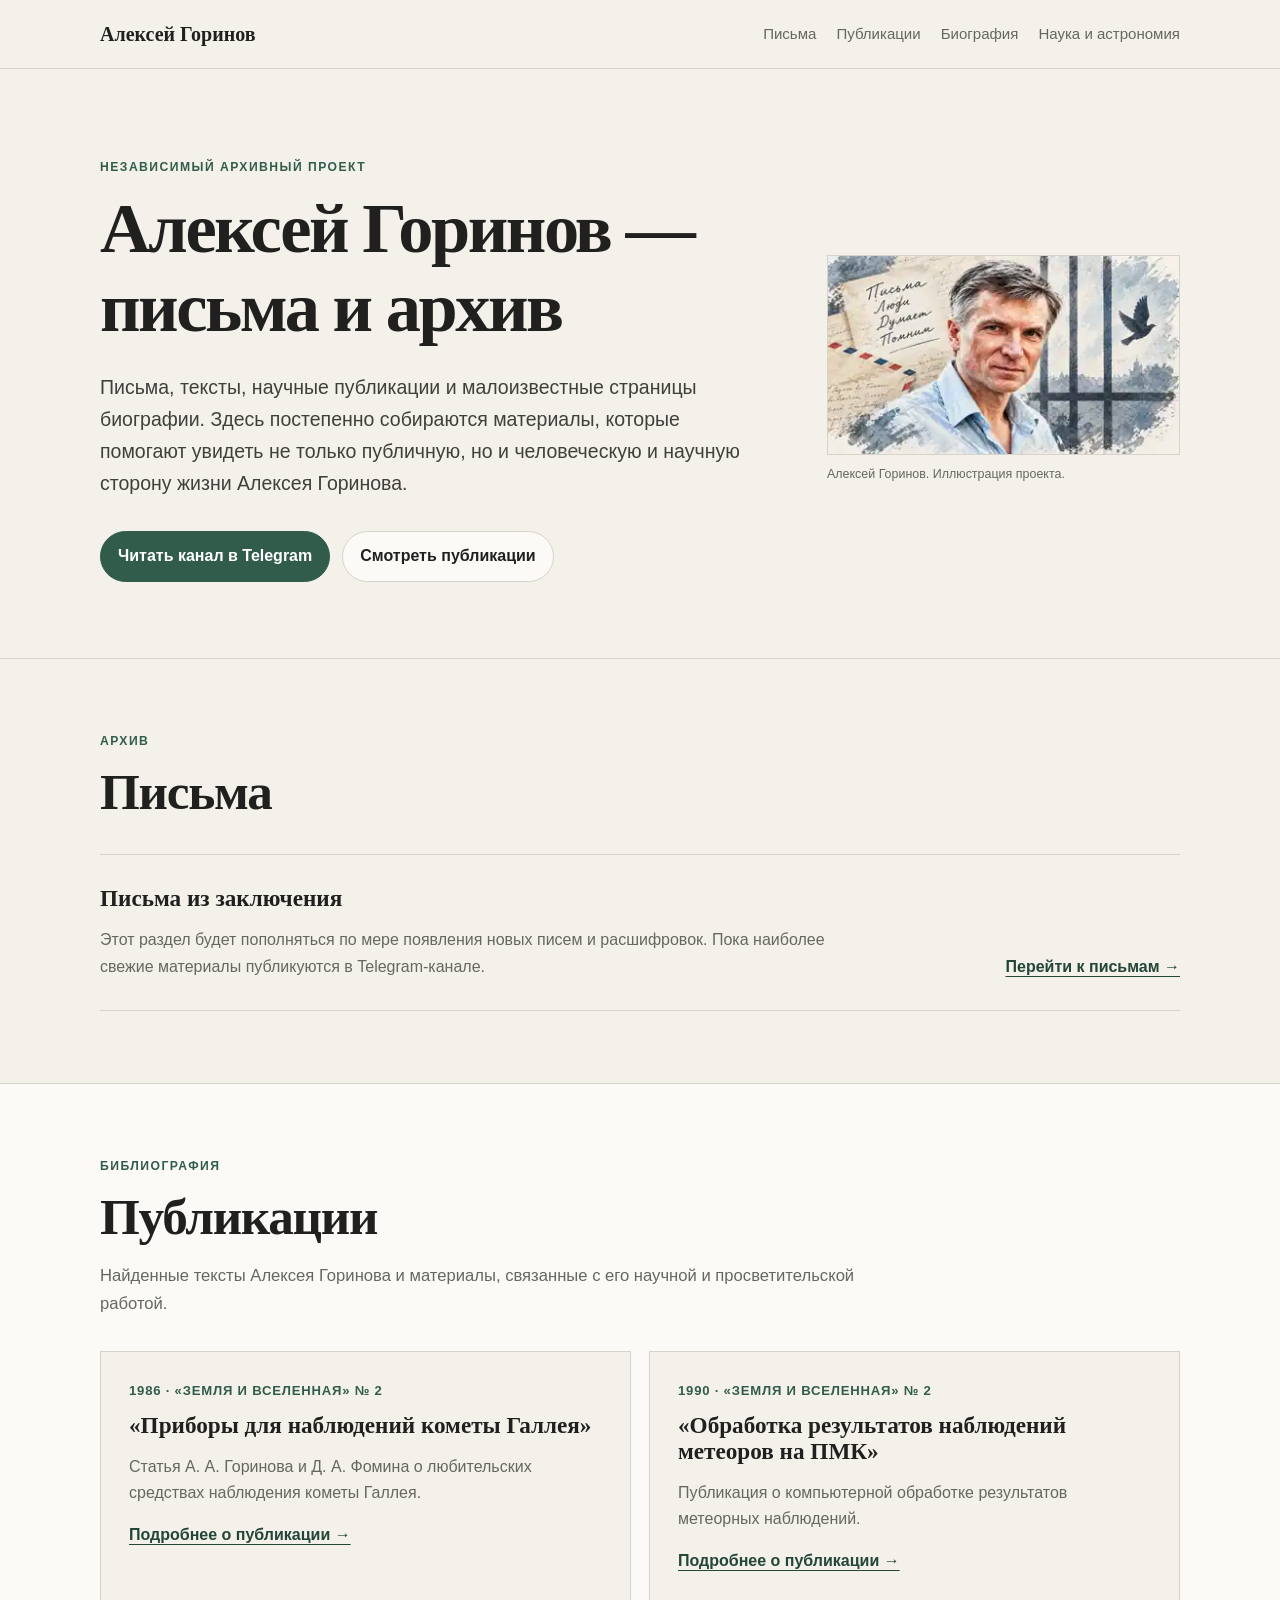
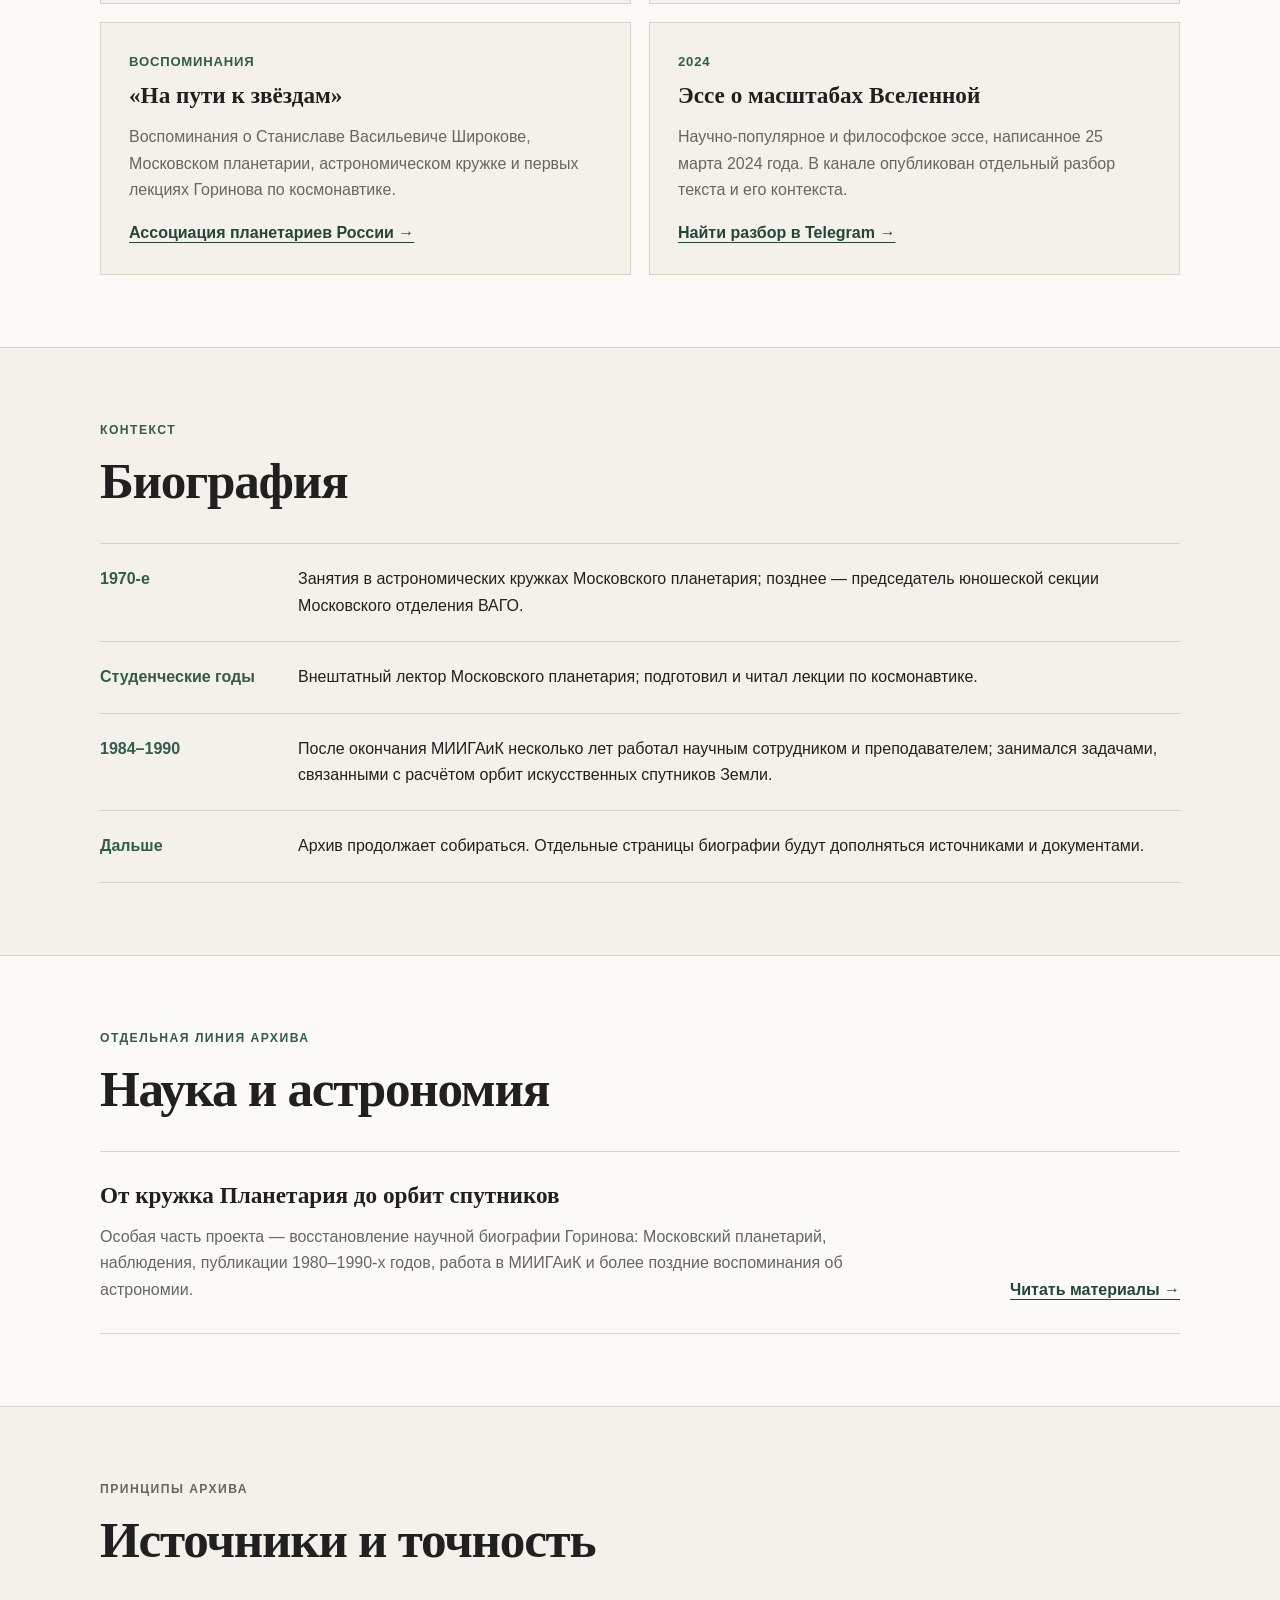
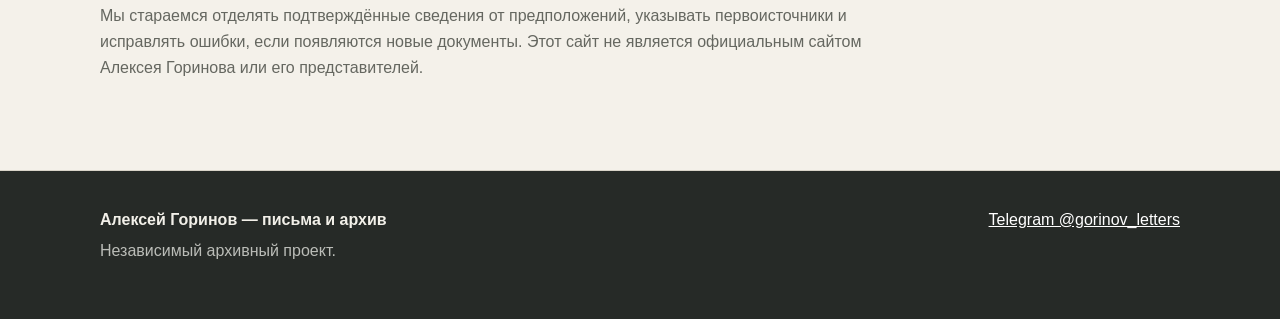
<file: index.html>
<!doctype html>
<html lang="ru">
<head>
  <meta charset="utf-8">
  <meta name="viewport" content="width=device-width, initial-scale=1">
  <title>Алексей Горинов — письма и архив</title>
  <meta name="description" content="Независимый архив писем, публикаций, научных и биографических материалов об Алексее Горинове.">
  <meta name="robots" content="index,follow">
  <link rel="canonical" href="https://gorinov.org/">
  <meta property="og:title" content="Алексей Горинов — письма и архив">
  <meta property="og:description" content="Письма, тексты, научные публикации и малоизвестные страницы биографии Алексея Горинова.">
  <meta property="og:type" content="website">
  <meta property="og:url" content="https://gorinov.org/">

  <meta property="og:site_name" content="Алексей Горинов — письма и архив">
  <meta name="twitter:card" content="summary">
  <script type="application/ld+json">
  {
    "@context": "https://schema.org",
    "@graph": [
      {
        "@type": "WebSite",
        "@id": "https://gorinov.org/#website",
        "url": "https://gorinov.org/",
        "name": "Алексей Горинов — письма и архив",
        "inLanguage": "ru"
      },
      {
        "@type": "CollectionPage",
        "@id": "https://gorinov.org/#page",
        "url": "https://gorinov.org/",
        "name": "Алексей Горинов — письма и архив",
        "description": "Независимый архив писем, публикаций, научных и биографических материалов об Алексее Горинове.",
        "inLanguage": "ru",
        "isPartOf": {
          "@id": "https://gorinov.org/#website"
        },
        "about": {
          "@type": "Person",
          "name": "Алексей Горинов"
        }
      }
    ]
  }
  </script>
  <link rel="stylesheet" href="styles.css">
</head>
<body>
  <header class="site-header">
    <div class="wrap nav">
      <a class="brand" href="#top">Алексей Горинов</a>
      <nav aria-label="Основная навигация">
        <a href="#letters">Письма</a>
        <a href="#publications">Публикации</a>
        <a href="#biography">Биография</a>
        <a href="#science">Наука и астрономия</a>
      </nav>
    </div>
  </header>

  <main id="top">
    <section class="hero">
      <div class="wrap hero-grid">
        <div>
          <p class="eyebrow">Независимый архивный проект</p>
          <h1>Алексей Горинов — письма и архив</h1>
          <p class="lead">
            Письма, тексты, научные публикации и малоизвестные страницы биографии.
            Здесь постепенно собираются материалы, которые помогают увидеть не только
            публичную, но и человеческую и научную сторону жизни Алексея Горинова.
          </p>
          <div class="actions">
            <a class="button primary" href="https://t.me/gorinov_letters" target="_blank" rel="noopener noreferrer">Читать канал в Telegram</a>
            <a class="button" href="#publications">Смотреть публикации</a>
          </div>
        </div>
        <figure class="hero-portrait">
          <img src="[data-uri]" alt="Портрет Алексея Горинова">
          <figcaption>Алексей Горинов. Иллюстрация проекта.</figcaption>
        </figure>
      </div>
    </section>

    <section id="letters" class="section">
      <div class="wrap">
        <div class="section-heading">
          <p class="eyebrow">Архив</p>
          <h2>Письма</h2>
        </div>
        <div class="feature">
          <div>
            <h3>Письма из заключения</h3>
            <p>
              Этот раздел будет пополняться по мере появления новых писем и расшифровок.
              Пока наиболее свежие материалы публикуются в Telegram-канале.
            </p>
          </div>
          <a class="text-link" href="https://t.me/gorinov_letters" target="_blank" rel="noopener noreferrer">Перейти к письмам →</a>
        </div>
      </div>
    </section>

    <section id="publications" class="section alt">
      <div class="wrap">
        <div class="section-heading">
          <p class="eyebrow">Библиография</p>
          <h2>Публикации</h2>
          <p>Найденные тексты Алексея Горинова и материалы, связанные с его научной и просветительской работой.</p>
        </div>

        <div class="cards">
          <article class="card">
            <p class="meta">1986 · «Земля и Вселенная» № 2</p>
            <h3>«Приборы для наблюдений кометы Галлея»</h3>
            <p>Статья А. А. Горинова и Д. А. Фомина о любительских средствах наблюдения кометы Галлея.</p>
            <a class="text-link" href="publications/1986-halleys-comet.html">Подробнее о публикации →</a>
          </article>

          <article class="card">
            <p class="meta">1990 · «Земля и Вселенная» № 2</p>
            <h3>«Обработка результатов наблюдений метеоров на ПМК»</h3>
            <p>Публикация о компьютерной обработке результатов метеорных наблюдений.</p>
            <a class="text-link" href="publications/1990-meteor-observations.html">Подробнее о публикации →</a>
          </article>

          <article class="card">
            <p class="meta">Воспоминания</p>
            <h3>«На пути к звёздам»</h3>
            <p>
              Воспоминания о Станиславе Васильевиче Широкове, Московском планетарии,
              астрономическом кружке и первых лекциях Горинова по космонавтике.
            </p>
            <a class="text-link" href="https://www.apr.planetariums.ru/files/S_V_Shirokov_st_5.pdf" target="_blank" rel="noopener noreferrer">Ассоциация планетариев России →</a>
          </article>

          <article class="card">
            <p class="meta">2024</p>
            <h3>Эссе о масштабах Вселенной</h3>
            <p>
              Научно-популярное и философское эссе, написанное 25 марта 2024 года.
              В канале опубликован отдельный разбор текста и его контекста.
            </p>
            <a class="text-link" href="https://t.me/gorinov_letters" target="_blank" rel="noopener noreferrer">Найти разбор в Telegram →</a>
          </article>
        </div>
      </div>
    </section>

    <section id="biography" class="section">
      <div class="wrap">
        <div class="section-heading">
          <p class="eyebrow">Контекст</p>
          <h2>Биография</h2>
        </div>
        <div class="timeline">
          <div class="timeline-item">
            <span>1970-е</span>
            <p>Занятия в астрономических кружках Московского планетария; позднее — председатель юношеской секции Московского отделения ВАГО.</p>
          </div>
          <div class="timeline-item">
            <span>Студенческие годы</span>
            <p>Внештатный лектор Московского планетария; подготовил и читал лекции по космонавтике.</p>
          </div>
          <div class="timeline-item">
            <span>1984–1990</span>
            <p>После окончания МИИГАиК несколько лет работал научным сотрудником и преподавателем; занимался задачами, связанными с расчётом орбит искусственных спутников Земли.</p>
          </div>
          <div class="timeline-item">
            <span>Дальше</span>
            <p>Архив продолжает собираться. Отдельные страницы биографии будут дополняться источниками и документами.</p>
          </div>
        </div>
      </div>
    </section>

    <section id="science" class="section alt">
      <div class="wrap">
        <div class="section-heading">
          <p class="eyebrow">Отдельная линия архива</p>
          <h2>Наука и астрономия</h2>
        </div>
        <div class="feature">
          <div>
            <h3>От кружка Планетария до орбит спутников</h3>
            <p>
              Особая часть проекта — восстановление научной биографии Горинова:
              Московский планетарий, наблюдения, публикации 1980–1990-х годов,
              работа в МИИГАиК и более поздние воспоминания об астрономии.
            </p>
          </div>
          <a class="text-link" href="https://t.me/gorinov_letters" target="_blank" rel="noopener noreferrer">Читать материалы →</a>
        </div>
      </div>
    </section>

    <section class="section sources">
      <div class="wrap">
        <div class="section-heading">
          <p class="eyebrow">Принципы архива</p>
          <h2>Источники и точность</h2>
        </div>
        <p>
          Мы стараемся отделять подтверждённые сведения от предположений, указывать первоисточники
          и исправлять ошибки, если появляются новые документы. Этот сайт не является официальным
          сайтом Алексея Горинова или его представителей.
        </p>
      </div>
    </section>
  </main>

  <footer class="site-footer">
    <div class="wrap footer-grid">
      <div>
        <strong>Алексей Горинов — письма и архив</strong>
        <p>Независимый архивный проект.</p>
      </div>
      <div>
        <a href="https://t.me/gorinov_letters" target="_blank" rel="noopener noreferrer">Telegram @gorinov_letters</a>
      </div>
    </div>
  </footer>
  <!-- Cloudflare Web Analytics --><script type='module' src='https://static.cloudflareinsights.com/beacon.min.js' data-cf-beacon='{"token": "d63f320849404406a3cf8ac8d2641df9"}'></script><!-- End Cloudflare Web Analytics -->
</body>
</html>
</file>
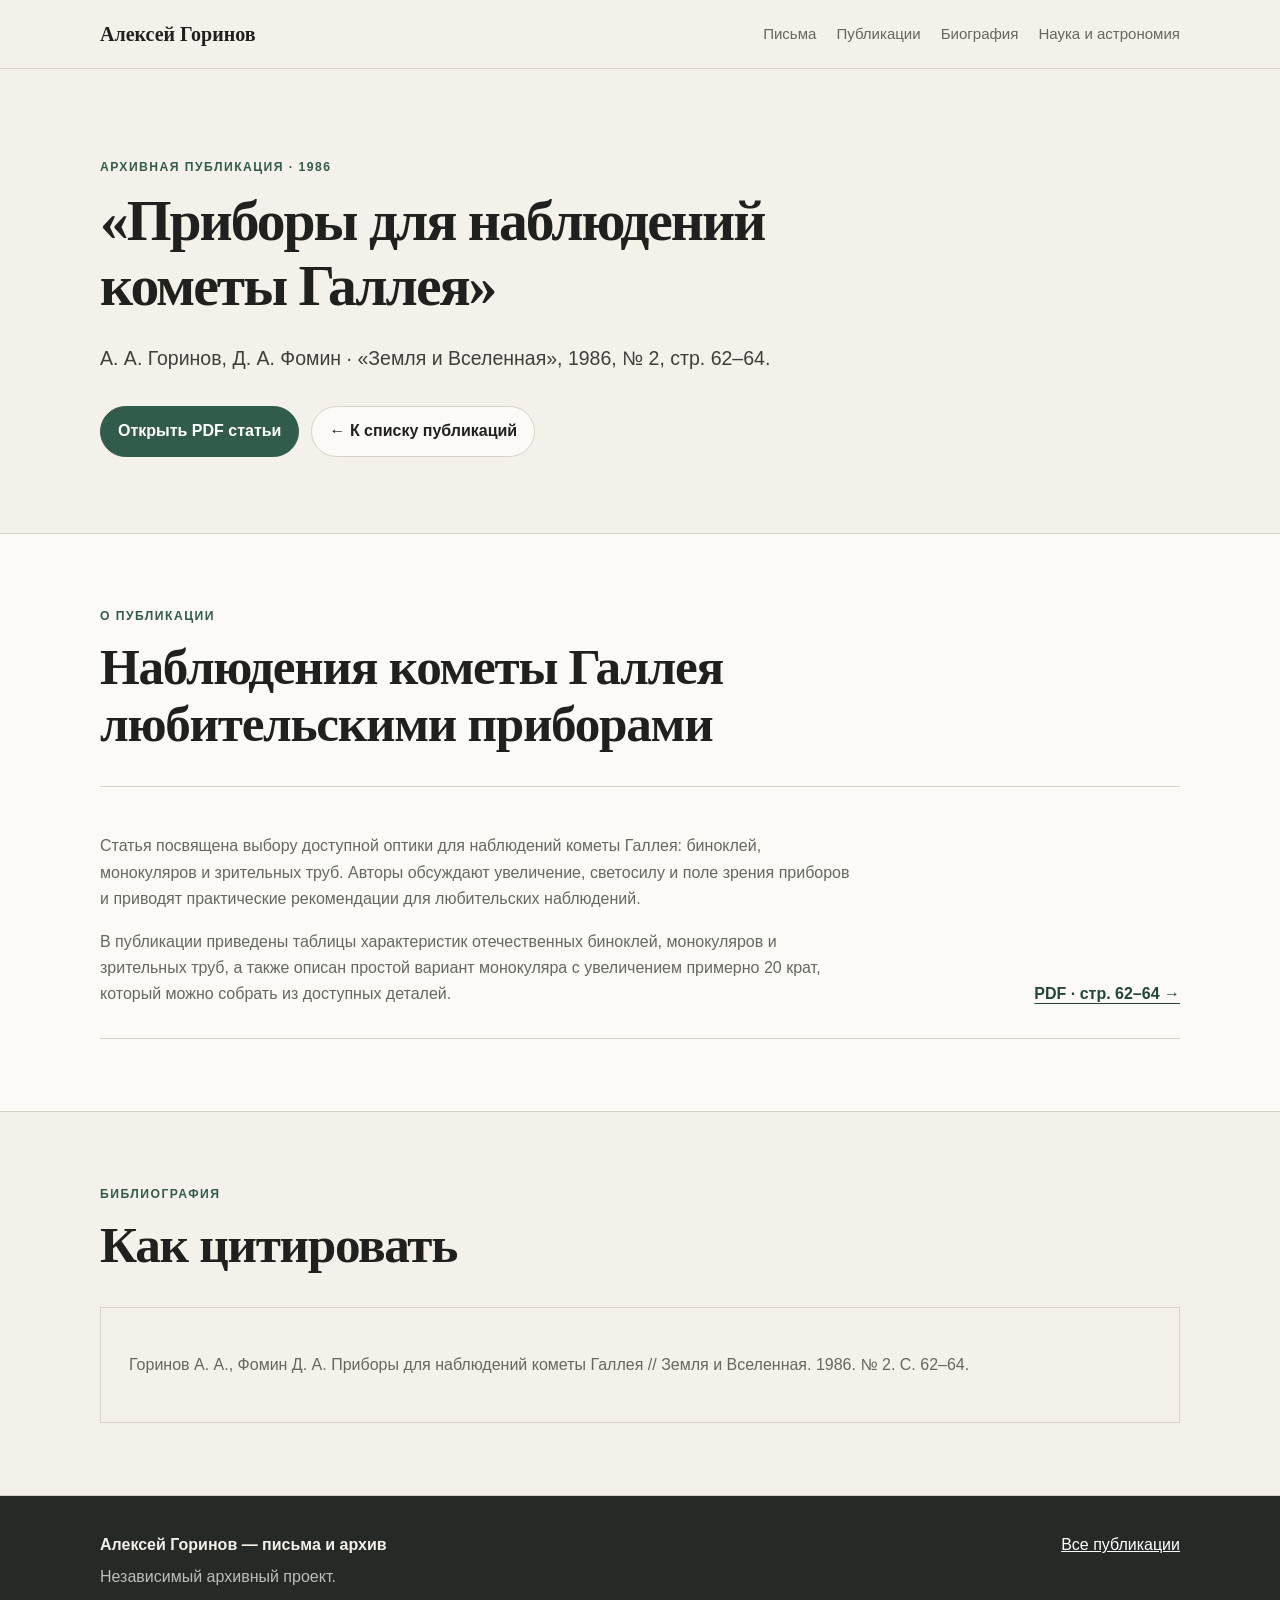
<file: publications/1986-halleys-comet.html>
<!doctype html>
<html lang="ru">
<head>
  <meta charset="utf-8">
  <meta name="viewport" content="width=device-width, initial-scale=1">
  <title>«Приборы для наблюдений кометы Галлея» — А. А. Горинов, Д. А. Фомин (1986)</title>
  <meta name="description" content="А. А. Горинов, Д. А. Фомин. «Приборы для наблюдений кометы Галлея». Журнал «Земля и Вселенная», 1986, № 2, стр. 62–64. Архив и PDF статьи.">
  <meta name="robots" content="index,follow">
  <link rel="canonical" href="https://gorinov.org/publications/1986-halleys-comet.html">
  <meta property="og:title" content="«Приборы для наблюдений кометы Галлея» — А. А. Горинов, Д. А. Фомин">
  <meta property="og:description" content="«Земля и Вселенная», 1986, № 2, стр. 62–64. Архивная публикация и PDF статьи.">
  <meta property="og:type" content="article">
  <meta property="og:url" content="https://gorinov.org/publications/1986-halleys-comet.html">
  <meta property="og:site_name" content="Алексей Горинов — письма и архив">
  <script type="application/ld+json">
  {
    "@context": "https://schema.org",
    "@type": "ScholarlyArticle",
    "headline": "Приборы для наблюдений кометы Галлея",
    "author": [
      {"@type": "Person", "name": "А. А. Горинов"},
      {"@type": "Person", "name": "Д. А. Фомин"}
    ],
    "datePublished": "1986",
    "isPartOf": {
      "@type": "PublicationIssue",
      "issueNumber": "2",
      "isPartOf": {"@type": "Periodical", "name": "Земля и Вселенная"}
    },
    "pagination": "62-64",
    "inLanguage": "ru",
    "url": "https://gorinov.org/publications/1986-halleys-comet.html"
  }
  </script>
  <link rel="stylesheet" href="../styles.css">
</head>
<body class="publication-page">
  <header class="site-header">
    <div class="wrap nav">
      <a class="brand" href="../">Алексей Горинов</a>
      <nav aria-label="Основная навигация">
        <a href="../#letters">Письма</a>
        <a href="../#publications">Публикации</a>
        <a href="../#biography">Биография</a>
        <a href="../#science">Наука и астрономия</a>
      </nav>
    </div>
  </header>

  <main>
    <section class="hero">
      <div class="wrap">
        <p class="eyebrow">Архивная публикация · 1986</p>
        <h1>«Приборы для наблюдений кометы Галлея»</h1>
        <p class="lead">А. А. Горинов, Д. А. Фомин · «Земля и Вселенная», 1986, № 2, стр. 62–64.</p>
        <div class="actions">
          <a class="button primary" href="../pdf/gorinov_1986_02_pages_62-64.pdf" target="_blank" rel="noopener noreferrer">Открыть PDF статьи</a>
          <a class="button" href="../#publications">← К списку публикаций</a>
        </div>
      </div>
    </section>

    <section class="section alt">
      <div class="wrap">
        <div class="section-heading">
          <p class="eyebrow">О публикации</p>
          <h2>Наблюдения кометы Галлея любительскими приборами</h2>
        </div>
        <div class="feature">
          <div>
            <p>
              Статья посвящена выбору доступной оптики для наблюдений кометы Галлея:
              биноклей, монокуляров и зрительных труб. Авторы обсуждают увеличение,
              светосилу и поле зрения приборов и приводят практические рекомендации
              для любительских наблюдений.
            </p>
            <p>
              В публикации приведены таблицы характеристик отечественных биноклей,
              монокуляров и зрительных труб, а также описан простой вариант монокуляра
              с увеличением примерно 20 крат, который можно собрать из доступных деталей.
            </p>
          </div>
          <a class="text-link" href="../pdf/gorinov_1986_02_pages_62-64.pdf" target="_blank" rel="noopener noreferrer">PDF · стр. 62–64 →</a>
        </div>
      </div>
    </section>

    <section class="section">
      <div class="wrap">
        <div class="section-heading">
          <p class="eyebrow">Библиография</p>
          <h2>Как цитировать</h2>
        </div>
        <article class="card">
          <p>Горинов А. А., Фомин Д. А. Приборы для наблюдений кометы Галлея // Земля и Вселенная. 1986. № 2. С. 62–64.</p>
        </article>
      </div>
    </section>
  </main>

  <footer class="site-footer">
    <div class="wrap footer-grid">
      <div>
        <strong>Алексей Горинов — письма и архив</strong>
        <p>Независимый архивный проект.</p>
      </div>
      <div><a href="../#publications">Все публикации</a></div>
    </div>
  </footer>
  <!-- Cloudflare Web Analytics --><script type='module' src='https://static.cloudflareinsights.com/beacon.min.js' data-cf-beacon='{"token": "d63f320849404406a3cf8ac8d2641df9"}'></script><!-- End Cloudflare Web Analytics -->
</body>
</html>
</file>
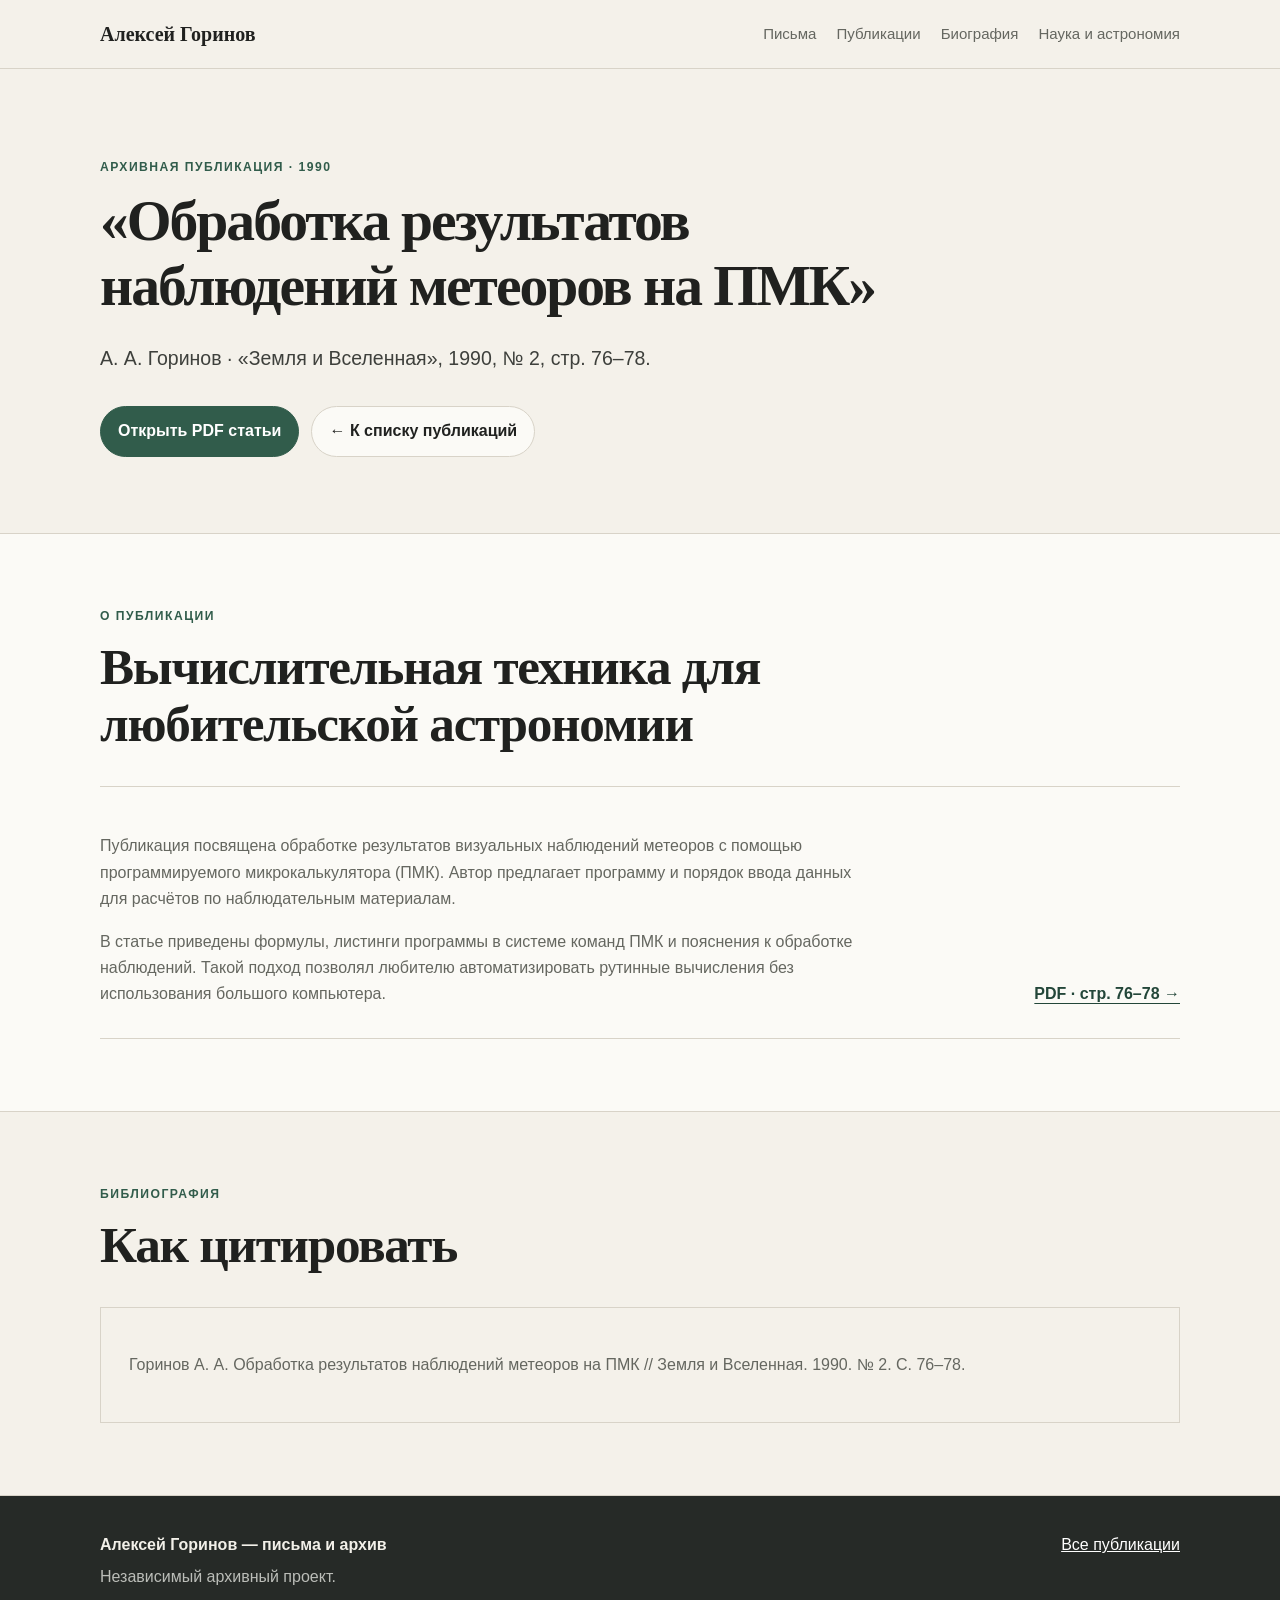
<file: publications/1990-meteor-observations.html>
<!doctype html>
<html lang="ru">
<head>
  <meta charset="utf-8">
  <meta name="viewport" content="width=device-width, initial-scale=1">
  <title>«Обработка результатов наблюдений метеоров на ПМК» — А. А. Горинов (1990)</title>
  <meta name="description" content="А. А. Горинов. «Обработка результатов наблюдений метеоров на ПМК». Журнал «Земля и Вселенная», 1990, № 2, стр. 76–78. Архив и PDF статьи.">
  <meta name="robots" content="index,follow">
  <link rel="canonical" href="https://gorinov.org/publications/1990-meteor-observations.html">
  <meta property="og:title" content="«Обработка результатов наблюдений метеоров на ПМК» — А. А. Горинов">
  <meta property="og:description" content="«Земля и Вселенная», 1990, № 2, стр. 76–78. Архивная публикация и PDF статьи.">
  <meta property="og:type" content="article">
  <meta property="og:url" content="https://gorinov.org/publications/1990-meteor-observations.html">
  <meta property="og:site_name" content="Алексей Горинов — письма и архив">
  <script type="application/ld+json">
  {
    "@context": "https://schema.org",
    "@type": "ScholarlyArticle",
    "headline": "Обработка результатов наблюдений метеоров на ПМК",
    "author": {"@type": "Person", "name": "А. А. Горинов"},
    "datePublished": "1990",
    "isPartOf": {
      "@type": "PublicationIssue",
      "issueNumber": "2",
      "isPartOf": {"@type": "Periodical", "name": "Земля и Вселенная"}
    },
    "pagination": "76-78",
    "inLanguage": "ru",
    "url": "https://gorinov.org/publications/1990-meteor-observations.html"
  }
  </script>
  <link rel="stylesheet" href="../styles.css">
</head>
<body class="publication-page">
  <header class="site-header">
    <div class="wrap nav">
      <a class="brand" href="../">Алексей Горинов</a>
      <nav aria-label="Основная навигация">
        <a href="../#letters">Письма</a>
        <a href="../#publications">Публикации</a>
        <a href="../#biography">Биография</a>
        <a href="../#science">Наука и астрономия</a>
      </nav>
    </div>
  </header>

  <main>
    <section class="hero">
      <div class="wrap">
        <p class="eyebrow">Архивная публикация · 1990</p>
        <h1>«Обработка результатов наблюдений метеоров на ПМК»</h1>
        <p class="lead">А. А. Горинов · «Земля и Вселенная», 1990, № 2, стр. 76–78.</p>
        <div class="actions">
          <a class="button primary" href="../pdf/gorinov_1990_02_pages_76-78.pdf" target="_blank" rel="noopener noreferrer">Открыть PDF статьи</a>
          <a class="button" href="../#publications">← К списку публикаций</a>
        </div>
      </div>
    </section>

    <section class="section alt">
      <div class="wrap">
        <div class="section-heading">
          <p class="eyebrow">О публикации</p>
          <h2>Вычислительная техника для любительской астрономии</h2>
        </div>
        <div class="feature">
          <div>
            <p>
              Публикация посвящена обработке результатов визуальных наблюдений метеоров
              с помощью программируемого микрокалькулятора (ПМК). Автор предлагает
              программу и порядок ввода данных для расчётов по наблюдательным материалам.
            </p>
            <p>
              В статье приведены формулы, листинги программы в системе команд ПМК
              и пояснения к обработке наблюдений. Такой подход позволял любителю
              автоматизировать рутинные вычисления без использования большого компьютера.
            </p>
          </div>
          <a class="text-link" href="../pdf/gorinov_1990_02_pages_76-78.pdf" target="_blank" rel="noopener noreferrer">PDF · стр. 76–78 →</a>
        </div>
      </div>
    </section>

    <section class="section">
      <div class="wrap">
        <div class="section-heading">
          <p class="eyebrow">Библиография</p>
          <h2>Как цитировать</h2>
        </div>
        <article class="card">
          <p>Горинов А. А. Обработка результатов наблюдений метеоров на ПМК // Земля и Вселенная. 1990. № 2. С. 76–78.</p>
        </article>
      </div>
    </section>
  </main>

  <footer class="site-footer">
    <div class="wrap footer-grid">
      <div>
        <strong>Алексей Горинов — письма и архив</strong>
        <p>Независимый архивный проект.</p>
      </div>
      <div><a href="../#publications">Все публикации</a></div>
    </div>
  </footer>
  <!-- Cloudflare Web Analytics --><script type='module' src='https://static.cloudflareinsights.com/beacon.min.js' data-cf-beacon='{"token": "d63f320849404406a3cf8ac8d2641df9"}'></script><!-- End Cloudflare Web Analytics -->
</body>
</html>
</file>
<file: styles.css>
:root {
  --bg: #f4f1ea;
  --paper: #fbfaf6;
  --ink: #20211f;
  --muted: #656760;
  --line: #d8d3c8;
  --accent: #315c4b;
  --accent-dark: #234639;
  --max: 1080px;
}

* { box-sizing: border-box; }

html { scroll-behavior: smooth; }

body {
  margin: 0;
  background: var(--bg);
  color: var(--ink);
  font-family: -apple-system, BlinkMacSystemFont, "Segoe UI", Arial, sans-serif;
  line-height: 1.65;
}

a { color: inherit; }

.wrap {
  width: min(calc(100% - 40px), var(--max));
  margin: 0 auto;
}

.site-header {
  position: sticky;
  top: 0;
  z-index: 10;
  background: rgba(244, 241, 234, 0.95);
  border-bottom: 1px solid var(--line);
  backdrop-filter: blur(10px);
}

.nav {
  min-height: 68px;
  display: flex;
  align-items: center;
  justify-content: space-between;
  gap: 24px;
}

.brand {
  font-family: Georgia, "Times New Roman", serif;
  font-size: 1.25rem;
  font-weight: 700;
  text-decoration: none;
}

nav {
  display: flex;
  gap: 20px;
  flex-wrap: wrap;
}

nav a {
  text-decoration: none;
  color: var(--muted);
  font-size: 0.94rem;
}

nav a:hover { color: var(--ink); }

.hero {
  padding: 88px 0 76px;
  border-bottom: 1px solid var(--line);
}

.hero-grid {
  display: grid;
  grid-template-columns: 1.7fr 0.9fr;
  gap: 60px;
  align-items: end;
}

.eyebrow {
  margin: 0 0 12px;
  color: var(--accent);
  font-size: 0.76rem;
  font-weight: 700;
  letter-spacing: 0.12em;
  text-transform: uppercase;
}

h1, h2, h3 {
  font-family: Georgia, "Times New Roman", serif;
  line-height: 1.12;
}

h1 {
  margin: 0 0 24px;
  max-width: 780px;
  font-size: clamp(2.6rem, 5.5vw, 4.5rem);
  font-weight: 600;
  letter-spacing: -0.035em;
}

.publication-page h1 {
  font-size: clamp(2.4rem, 4.5vw, 3.8rem);
}

h2 {
  margin: 0;
  font-size: clamp(2rem, 4vw, 3.3rem);
  font-weight: 600;
  letter-spacing: -0.025em;
}

h3 {
  margin: 0 0 12px;
  font-size: 1.45rem;
}

.lead {
  max-width: 760px;
  margin: 0;
  color: #3e403c;
  font-size: 1.22rem;
}

.actions {
  display: flex;
  gap: 12px;
  flex-wrap: wrap;
  margin-top: 32px;
}

.button {
  display: inline-block;
  padding: 11px 17px;
  border: 1px solid var(--line);
  border-radius: 999px;
  background: var(--paper);
  text-decoration: none;
  font-weight: 600;
}

.button.primary {
  background: var(--accent);
  border-color: var(--accent);
  color: white;
}

.button.primary:hover { background: var(--accent-dark); }

.quote-card {
  padding: 28px;
  border-left: 3px solid var(--accent);
  background: var(--paper);
  color: var(--muted);
}

.quote-card p { margin: 0; }

.section {
  padding: 72px 0;
  border-bottom: 1px solid var(--line);
}

.section.alt { background: var(--paper); }

.section-heading {
  max-width: 760px;
  margin-bottom: 34px;
}

.section-heading > p:last-child {
  color: var(--muted);
  font-size: 1.04rem;
}

.cards {
  display: grid;
  grid-template-columns: repeat(2, minmax(0, 1fr));
  gap: 18px;
}

.card {
  padding: 28px;
  border: 1px solid var(--line);
  background: var(--bg);
}

.card .meta {
  margin: 0 0 10px;
  color: var(--accent);
  font-size: 0.82rem;
  font-weight: 700;
  text-transform: uppercase;
  letter-spacing: 0.06em;
}

.card p:not(.meta) { color: var(--muted); }

.text-link {
  color: var(--accent-dark);
  font-weight: 700;
  text-decoration-thickness: 1px;
  text-underline-offset: 4px;
}

.feature {
  display: flex;
  align-items: end;
  justify-content: space-between;
  gap: 40px;
  padding: 30px 0;
  border-top: 1px solid var(--line);
  border-bottom: 1px solid var(--line);
}

.feature p {
  max-width: 760px;
  margin-bottom: 0;
  color: var(--muted);
}

.timeline {
  border-top: 1px solid var(--line);
}

.timeline-item {
  display: grid;
  grid-template-columns: 170px 1fr;
  gap: 28px;
  padding: 22px 0;
  border-bottom: 1px solid var(--line);
}

.timeline-item span {
  color: var(--accent);
  font-weight: 700;
}

.timeline-item p { margin: 0; }

.sources p {
  max-width: 820px;
  color: var(--muted);
}

.site-footer {
  padding: 36px 0 54px;
  background: #262a27;
  color: #f2f0e9;
}

.footer-grid {
  display: flex;
  justify-content: space-between;
  gap: 32px;
}

.site-footer p {
  margin: 5px 0 0;
  color: #bbbdb8;
}

.site-footer a { color: #fff; }

@media (max-width: 780px) {
  .site-header { position: static; }
  .nav {
    align-items: flex-start;
    flex-direction: column;
    padding: 16px 0;
  }
  nav { gap: 12px 18px; }
  .hero { padding: 54px 0 48px; }
  .hero-grid, .cards { grid-template-columns: 1fr; }
  .hero-grid { gap: 34px; }
  .feature, .footer-grid {
    align-items: flex-start;
    flex-direction: column;
  }
  .timeline-item {
    grid-template-columns: 1fr;
    gap: 8px;
  }
}


.hero-portrait {
  margin: 0;
  align-self: center;
}

.hero-portrait img {
  display: block;
  width: 100%;
  height: auto;
  border: 1px solid var(--line);
  background: var(--paper);
}

.hero-portrait figcaption {
  margin-top: 9px;
  color: var(--muted);
  font-size: 0.78rem;
}
</file>
